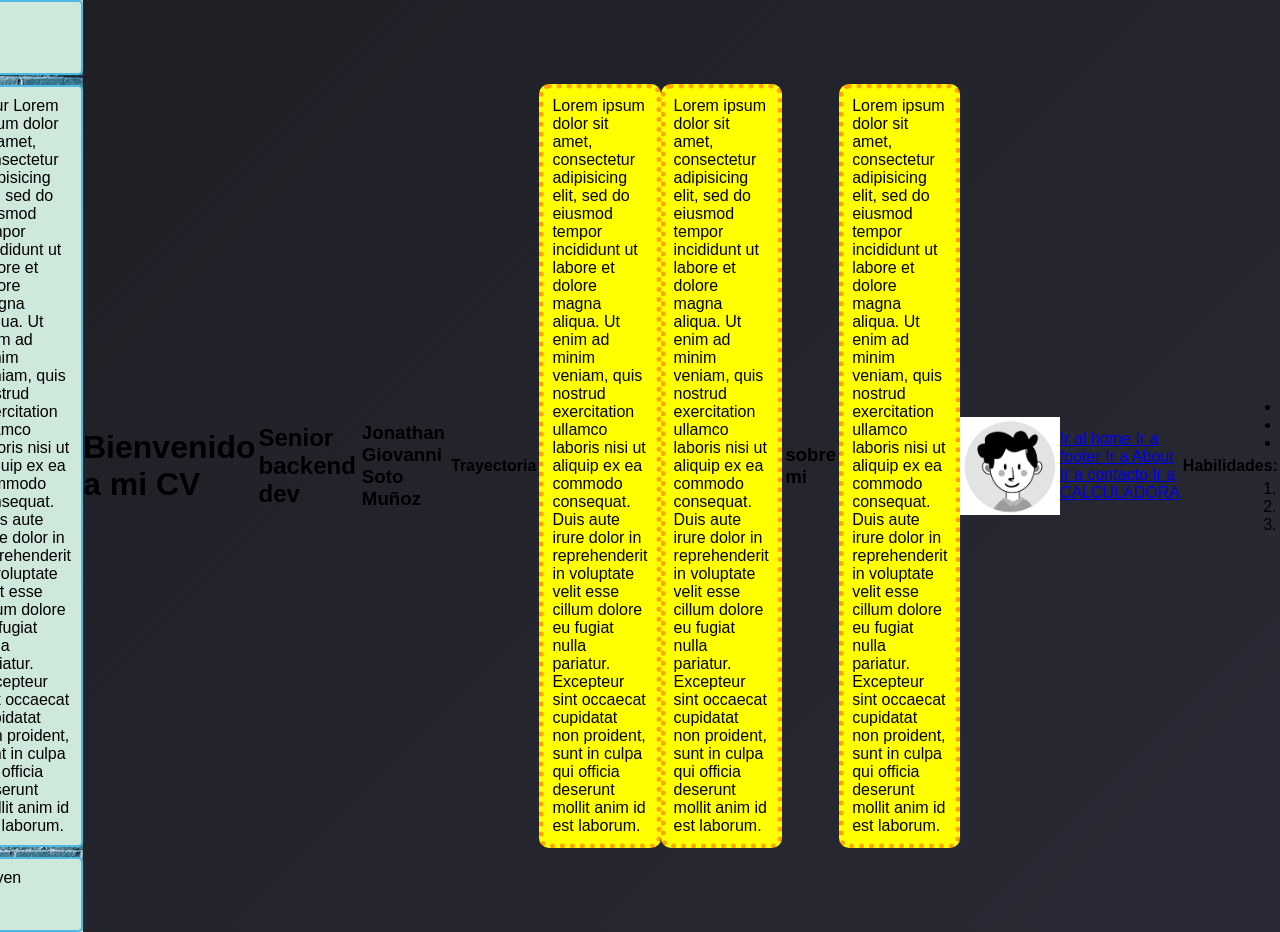
<file: index.html>
<!DOCTYPE html> <!-- convierte un html en html5 -->

<html>
	<head>
		<meta charset="utf-8">
		<meta name="viewport" content="width=device-width, initial-scale=1">
		<title>
			Hola perro
		</title>
		<link rel="stylesheet" type="text/css" href="public/css/style.css">
	</head>
	<body>

		<div class="container">

		  <div class="one">
		  	One
		  </div>
		  <div>Two</div>
		  <div>Three</div>
		  <div>Four Lorem ipsum dolor sit amet, consectetur adipisicing elit, sed do eiusmod
		  tempor incididunt ut labore et dolore magna aliqua. Ut enim ad minim veniam,
		  quis nostrud exercitation ullamco laboris nisi ut aliquip ex ea commodo
		  consequat. Duis aute irure dolor in reprehenderit in voluptate velit esse
		  cillum dolore eu fugiat nulla pariatur. Excepteur sint occaecat cupidatat non
		  proident, sunt in culpa qui officia deserunt mollit anim id est laborum.</div>
		  <div>Five</div>
		  <div>Six</div>
		  <div>Seven</div>

		</div>

		<h1 id="title">
			Bienvenido a mi CV
		</h1>

		<h2>
			Senior backend dev 
		</h2>

		<h3>
			Jonathan Giovanni Soto Muñoz
		</h3>

		<h4>
			Trayectoria
		</h4>



		<p>
			Lorem ipsum dolor sit amet, consectetur adipisicing elit, sed do eiusmod
			tempor incididunt ut labore et dolore magna aliqua. Ut enim ad minim veniam,
			quis nostrud exercitation ullamco laboris nisi ut aliquip ex ea commodo
			consequat. Duis aute irure dolor in reprehenderit in voluptate velit esse
			cillum dolore eu fugiat nulla pariatur. Excepteur sint occaecat cupidatat non
			proident, sunt in culpa qui officia deserunt mollit anim id est laborum.
		</p>

		<p>
			Lorem ipsum dolor sit amet, consectetur adipisicing elit, sed do eiusmod
			tempor incididunt ut labore et dolore magna aliqua. Ut enim ad minim veniam,
			quis nostrud exercitation ullamco laboris nisi ut aliquip ex ea commodo
			consequat. Duis aute irure dolor in reprehenderit in voluptate velit esse
			cillum dolore eu fugiat nulla pariatur. Excepteur sint occaecat cupidatat non
			proident, sunt in culpa qui officia deserunt mollit anim id est laborum.
		</p>

		<h3 class="my_parag">
			sobre mi
		</h3>

		<p class="my_parag">
			Lorem ipsum dolor sit amet, consectetur adipisicing elit, sed do eiusmod
			tempor incididunt ut labore et dolore magna aliqua. Ut enim ad minim veniam,
			quis nostrud exercitation ullamco laboris nisi ut aliquip ex ea commodo
			consequat. Duis aute irure dolor in reprehenderit in voluptate velit esse
			cillum dolore eu fugiat nulla pariatur. Excepteur sint occaecat cupidatat non
			proident, sunt in culpa qui officia deserunt mollit anim id est laborum.
		</p>

		<img width="100" src="h.png" alt="foto de perfil">

		<div id="enlaces"> 

			<a href="index.html">
				Ir al home 
			</a>

			<a href="#footer">
				Ir a footer
			</a>

			<a href="about.html">
				Ir a About 
			</a>

			<a href="contact.html">
				Ir a contacto
			</a>
			<a href="calculadora.html">
				Ir a CALCULADORA
			</a>

		</div>

		<h4>
			Habilidades:
		</h4>

		<div id="listas" >	 

			<ul>
				<li>
					PHP
				</li>
				<li>
					CSS
				</li>
				<li>
					JavaScript
				</li>
			</ul>

			<h3>
				Experiencia
			</h3>

			<ol>
				<li>
					MacDonals
				</li>
				<li>
					Docencia
				</li>
				<li>
					Albañilería
				</li>
			</ol>

		</div>

		<div id="footer">
			 
			<h3>
			 	Footer
			</h3>

		</div>

		<br><br><br><br><br><br><br><br><br><br><br><br>

	</body>
	<script>

				
		var user = 0;  

		let Nombre = "Juan";

		if (true){
			console.log("Holas")
			var nombre = "juan";
		}

		let resultado = parseInt("5")+2;


		console.log(typeof(nombre))

		console.log(nombre,Nombre)

		

		/*asdads
		asd
		asd*/
		//hola 

	</script>
	<script>
		console.log(user)
		console.log(nombre)
	</script>
</html>
</file>
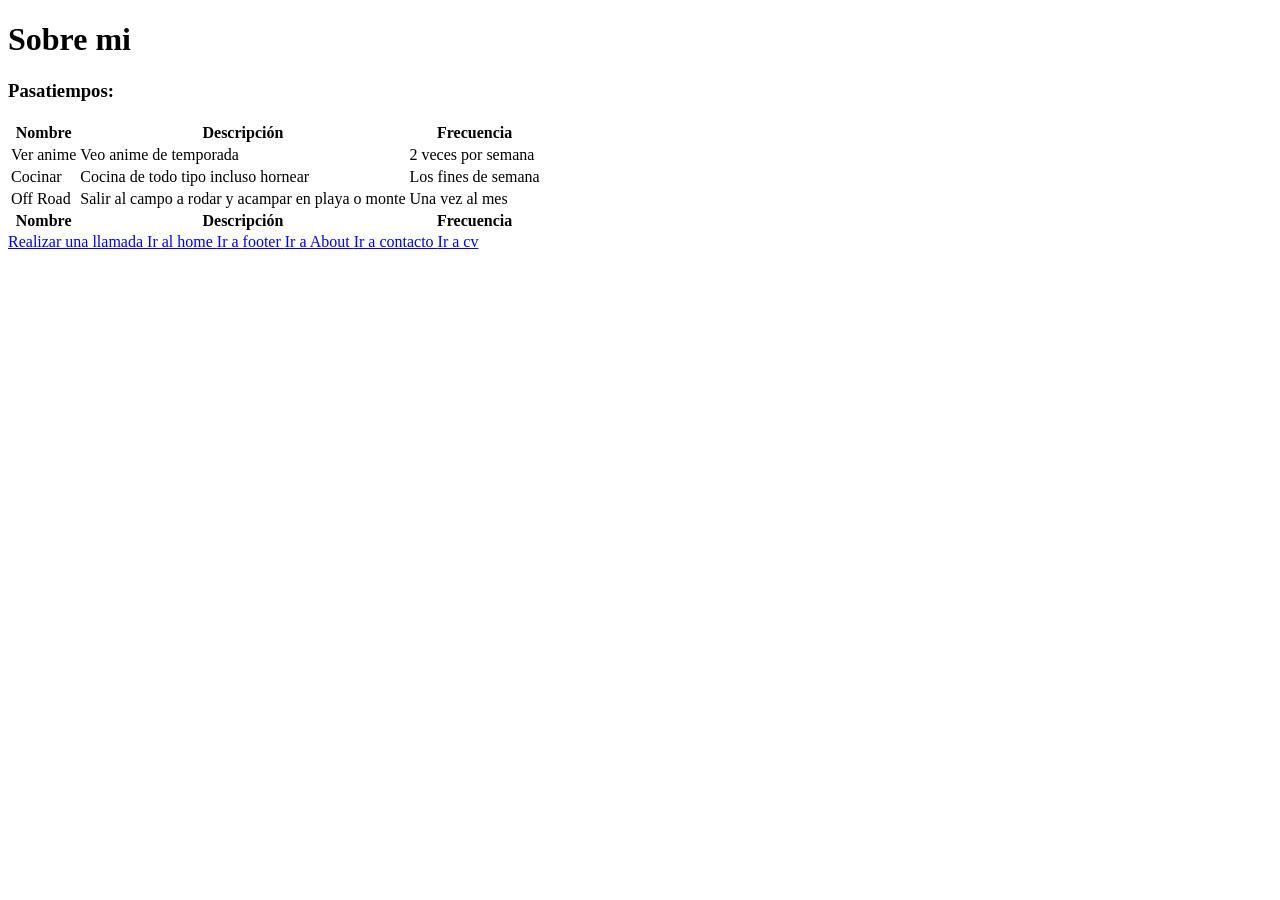
<file: about.html>
<!DOCTYPE html>
<html>
<head>
	<meta charset="utf-8">
	<meta name="viewport" content="width=device-width, initial-scale=1">
	<title>sobre mi</title>
</head>
<body>

	<h1>
		Sobre mi
	</h1>

	<div id="contenido">
		
		<h3>
			Pasatiempos:
		</h3>

		<table>
			
			<thead>
				<th>
					Nombre
				</th>
				<th>
					Descripción
				</th>
				<th>
					Frecuencia
				</th>
			</thead>

			<tbody>

				<tr> 
					<td>
						Ver anime
					</td> 
					<td>
						Veo anime de temporada  
					</td>
					<td>
						2 veces por semana
					</td>
				</tr>

				<tr>
					<td>
						Cocinar
					</td>
					<td>
						Cocina de todo tipo incluso hornear
					</td>
					<td>
						Los fines de semana
					</td>
				</tr>
				
				<tr>
					<td>
						Off Road
					</td>
					<td>
						Salir al campo a rodar y acampar en playa o monte
					</td>
					<td>
						Una vez al mes
					</td>
				</tr>

			</tbody>

			<tfoot>
				<th>
					Nombre
				</th>
				<th>
					Descripción
				</th>
				<th>
					Frecuencia
				</th>
			</tfoot>

		</table>


	</div>

	<div id="enlaces"> 

		<a href="tel:6120000000">
			Realizar una llamada
		</a>

		<a href="index.html">
			Ir al home 
		</a>

		<a href="#footer">
			Ir a footer
		</a>

		<a href="about.html">
			Ir a About 
		</a>

		<a href="contact.html">
			Ir a contacto
		</a>

		<a href="views/work.html">
			Ir a cv
		</a>

	</div>

</body>
</html>
</file>
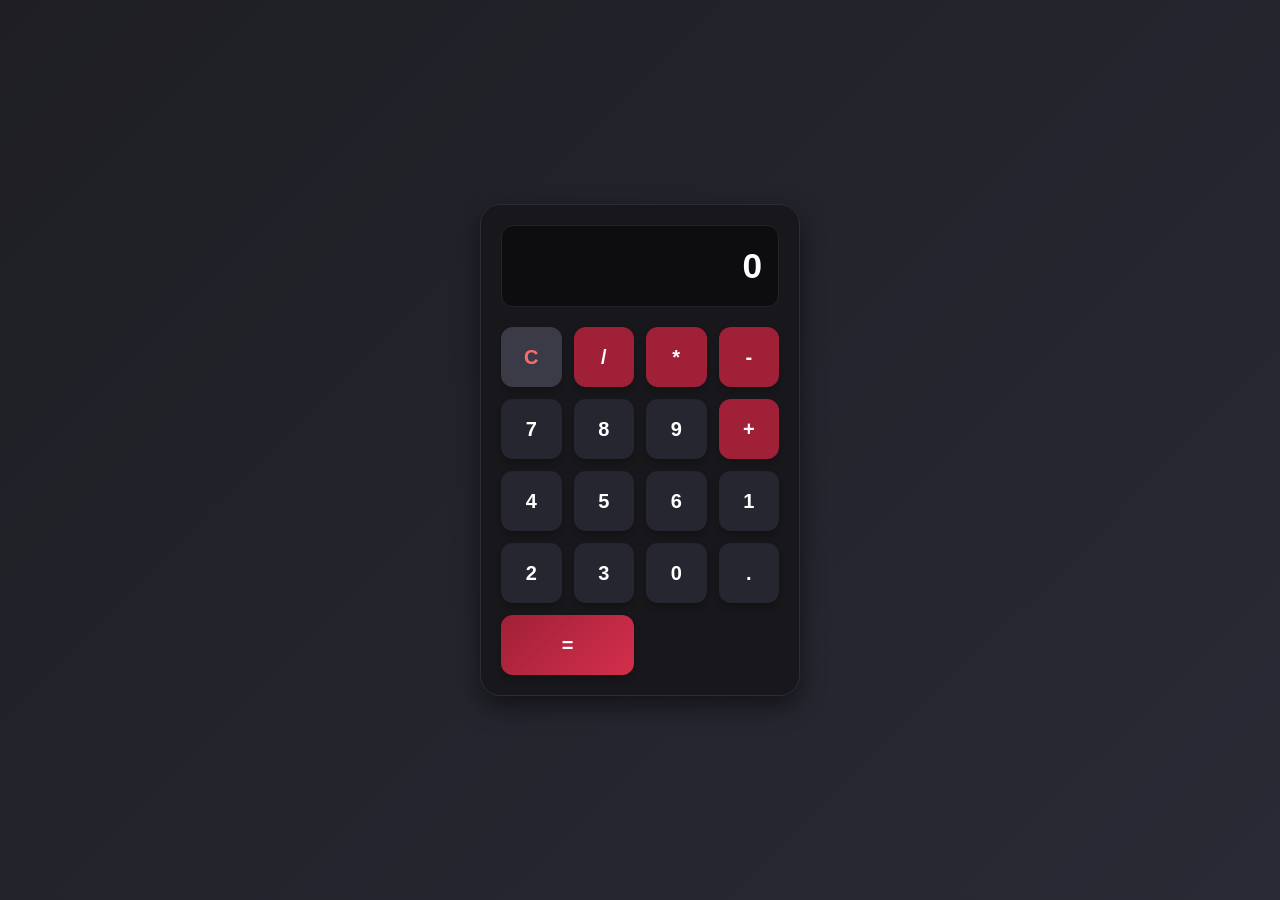
<file: calculadora.html>
<!DOCTYPE html>
<html lang="es">
<head>
    <meta charset="utf-8">
    <meta name="viewport" content="width=device-width, initial-scale=1">
    <title>Calculadora Web</title>
	<link rel="stylesheet" type="text/css" href="public/css/style.css">
</head>
<body>

    <div class="calculadora">
        
        <div class="head">
            <label id="calculadora_data">0</label>
        </div>

        <div class="body">
            <button class="btn-clear" onclick="_clear()">C</button>
            <button class="btn-op" onclick="setOperation('/')">/</button>
            <button class="btn-op" onclick="setOperation('*')">*</button>
            <button class="btn-op" onclick="setOperation('-')">-</button>

            <button onclick="addNumber(7)">7</button>
            <button onclick="addNumber(8)">8</button>
            <button onclick="addNumber(9)">9</button>
            <button class="btn-op" onclick="setOperation('+')">+</button>

            <button onclick="addNumber(4)">4</button>
            <button onclick="addNumber(5)">5</button>
            <button onclick="addNumber(6)">6</button>

            <button onclick="addNumber(1)">1</button>
            <button onclick="addNumber(2)">2</button>
            <button onclick="addNumber(3)">3</button>

            <button onclick="addNumber(0)">0</button>
            <button onclick="addDot()">.</button>
            <button class="btn-equal" onclick="setOperation('=')">=</button>
        </div>

    </div>

</body>
<script>

    var num1 = 0;
    var num2 = 0;
    var ope = "";

    function _clear() {
        let data = document.getElementById("calculadora_data");
        data.innerHTML = "0";
        num1 = 0;
        num2 = 0;
        ope = "";
    }

    function addNumber(value) {
        console.log(value);
        let data = document.getElementById("calculadora_data");

        if (data.innerHTML === "0") {
            data.innerHTML = value;
        } else {
            data.innerHTML += value;
        }
    }

    function addDot() {
        let data = document.getElementById("calculadora_data");
        if (!data.innerHTML.includes('.')) {
            data.innerHTML += '.';
        }
    }

    function setOperation(_ope) {   
        let data = document.getElementById("calculadora_data");
        let valorPantalla = parseFloat(data.innerHTML);

        if (_ope !== '=') {
            ope = _ope;
            num1 = valorPantalla;
            data.innerHTML = "0";
        } else {
            num2 = valorPantalla;
            let resultado = 0;

            if (ope === '+') {
                resultado = num1 + num2;
            } else if (ope === '-') {
                resultado = num1 - num2;
            } else if (ope === '*') {
                resultado = num1 * num2;
            } else if (ope === '/') {
                if (num2 !== 0) {
                    resultado = num1 / num2;
                } else {
                    resultado = "Error";
                }
            } else {
                resultado = valorPantalla;
            }

            data.innerHTML = resultado;
            num1 = 0;
            num2 = 0;
            ope = "";
        }
    }

</script>
</html>
</file>
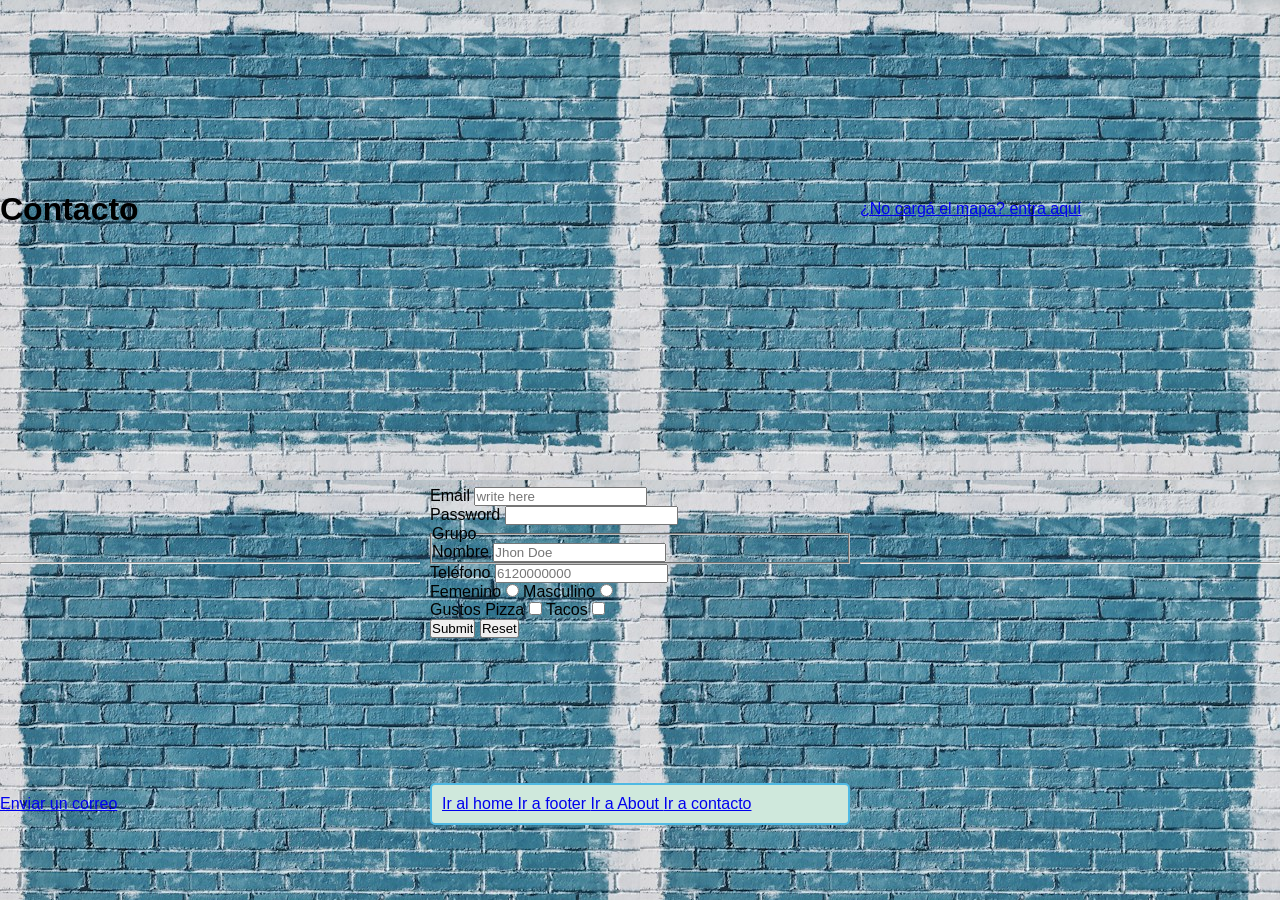
<file: contact.html>
<!DOCTYPE html>
<html>
<head>
	<meta charset="utf-8">
	<meta name="viewport" content="width=device-width, initial-scale=1">
	<title>contacto</title>
	<link rel="stylesheet" type="text/css" href="public/css/style.css">
</head>
<body class="container">

	<h1>
		Contacto
	</h1>

	<iframe src="https://www.google.com/maps/embed?pb=!1m14!1m12!1m3!1d910.4833668677732!2d-110.33278840982754!3d24.10383509349976!2m3!1f0!2f0!3f0!3m2!1i1024!2i768!4f13.1!5e0!3m2!1ses!2smx!4v1790036320054!5m2!1ses!2smx" width="400" height="300" style="border:0;" allowfullscreen="" loading="lazy" referrerpolicy="strict-origin-when-cross-origin"></iframe>

	<a href="https://www.google.com/maps" target="_blank" >
		¿No cargá el mapa? entra aquí
	</a>

 
	<hr>

	<form>

		<div>
			
			<label>Email</label>
			<input type="email" placeholder="write here">

		</div>

		<div>
			<label>Password</label>
			<input type="password" name="">
		</div>
		
		<fieldset>
			<legend>
				Grupo
			</legend>
		
			<label for="name_user">
				Nombre
			</label>
			<input type="text" name="" placeholder="Jhon Doe" name="" id="name_user">
		</fieldset>

		<div> 
		
			<label for="phone_number">
				Teléfono
			</label>
			<input type="number" name="" placeholder="6120000000" id="phone_number">

		</div>

		<div>
			
			<label>
				Femenino
			</label>
			<input type="radio" name="gender" value="F">

			<label>
				Masculino
			</label>
			<input type="radio" name="gender" value="M">
		</div>

		<div>
			<label>
				Gustos
			</label>

			<label>
				Pizza
			</label>
			<input type="checkbox" name="gustos" value="pizza">
			<label>
				Tacos
			</label>
			<input type="checkbox" name="gustos" value="tacos">
		</div>
		

		<div>
			<input type="submit" name="">
			<input type="reset" name="">
		</div>

	</form>

	<hr>
	<a href="mailto:jsoto@uabcs.mx">
		Enviar un correo
	</a>

	<div id="enlaces"> 

		<a href="index.html">
			Ir al home 
		</a>

		<a href="#footer">
			Ir a footer
		</a>

		<a href="about.html">
			Ir a About 
		</a>

		<a href="contact.html">
			Ir a contacto
		</a>

	</div>

</body>
</html>
</file>
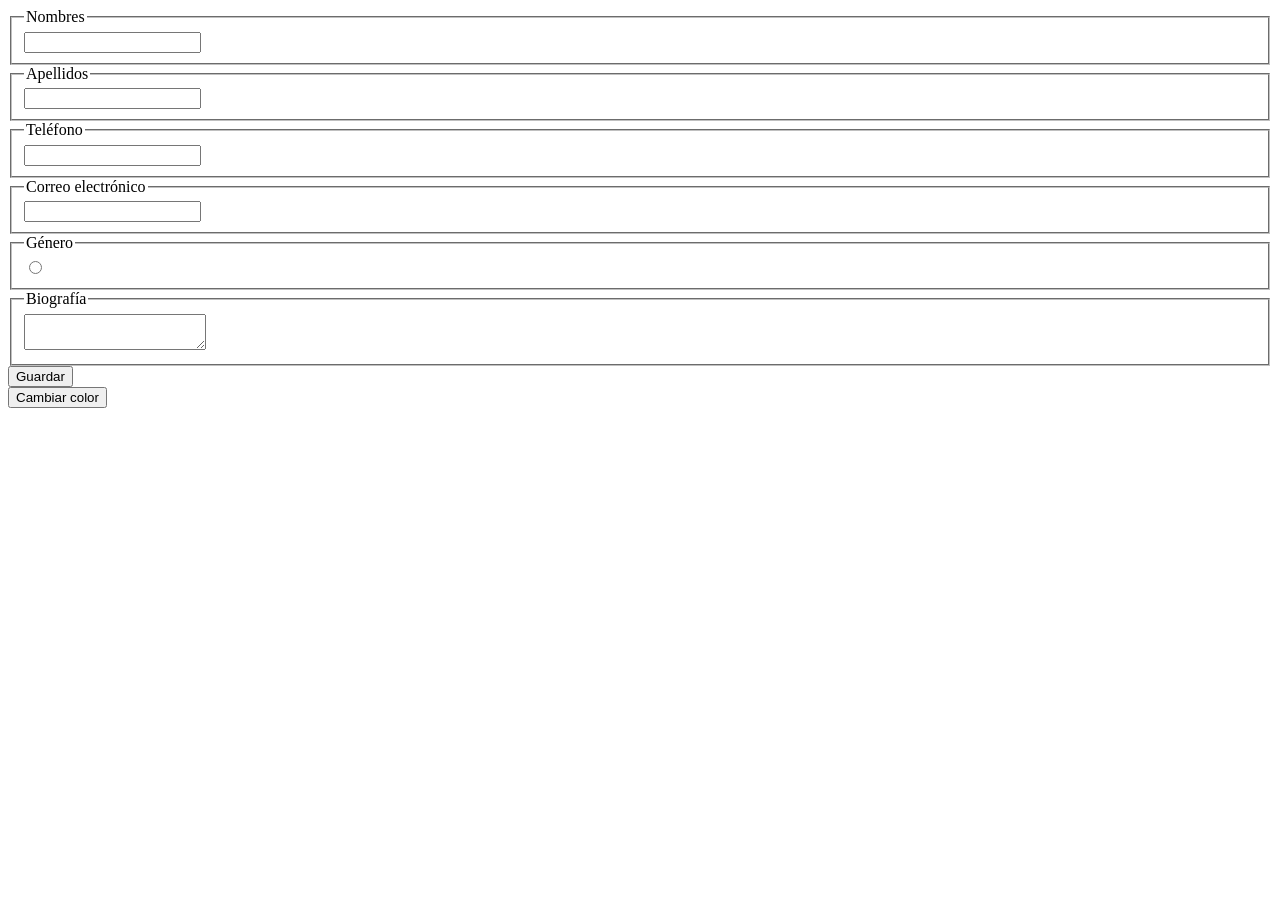
<file: eventos.html>
<!DOCTYPE html>
<html>
<head>
	<meta charset="utf-8">
	<meta name="viewport" content="width=device-width, initial-scale=1">
	<title>
		Eventos
	</title>
</head>
<body>

	<div>
		
		<form>
			<fieldset>
				<legend>Nombres</legend>
				<input type="text" name="" onkeydown="return validarletra(event)" required>
			</fieldset>

			<fieldset>
				<legend>Apellidos</legend>
				<input type="text" name="" required>
			</fieldset>

			<fieldset>
				<legend>Teléfono</legend>
				<input type="number" name="" required>
			</fieldset>

			<fieldset>
				<legend>Correo electrónico</legend>
				<input type="email" name="" required>
			</fieldset>

			<fieldset>
				<legend>Género</legend>
				<input type="radio" name="" required>
			</fieldset>

			<fieldset>
				<legend>Biografía</legend>
				<textarea required></textarea >
			</fieldset>

			<button>
				Guardar
			</button>
		</form>

	</div>

	<button onclick="cambiarColor()">
		Cambiar color
	</button>

	<script>

		function soloLetrasYnumeros(e) {
		    var tecla = e.key.toLowerCase();
		    return /^[a-zñáéíóúü\s0-9.]+$/.test(tecla);
		}

		function soloLetras(e) {
		    var tecla = e.key.toLowerCase();
		    return /^[a-zñáéíóúü\s]$/i.test(tecla);
		}

		function soloNumeros(e) {
		    var tecla = e.key.toLowerCase();
		    return /^[0-9.]$/.test(tecla);
		}

		function validarletra(e)
		{
			const numbers = [0,1,2,3,4,5,6,7,8,9]
			console.log(e.key)
			if (numbers.includes(parseInt(e.key)))	
				return false;

			return true
		}
		
		function cambiarColor()
		{
			document.body.style.backgroundColor = getRandomColor()
		}

		function getRandomColor() {
		  var letters = '0123456789ABCDEF';
		  var color = '#';
		  for (var i = 0; i < 6; i++) {
		    color += letters[Math.floor(Math.random() * 16)];
		  }
		  return color;
		}

	</script>

</body>
</html>
</file>
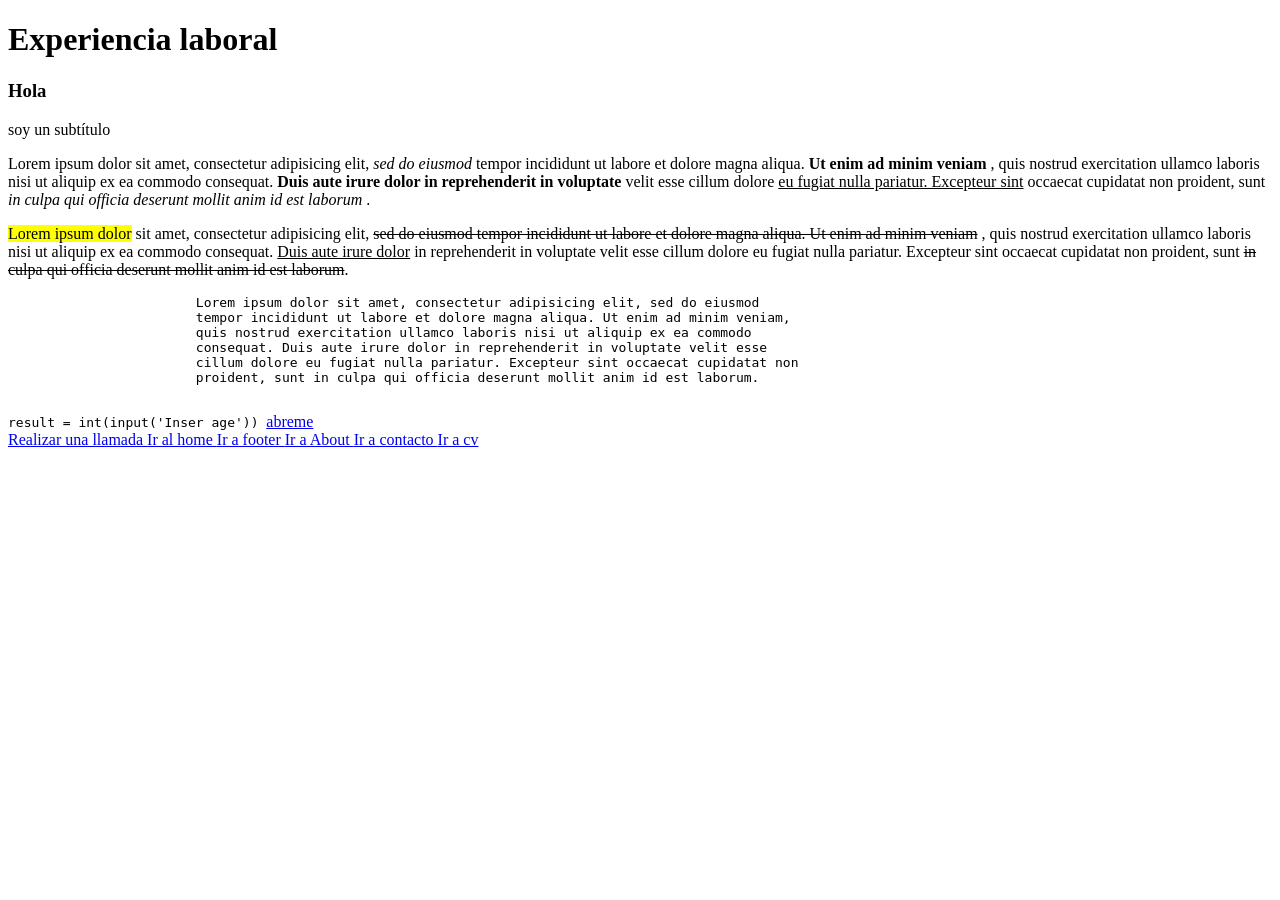
<file: views/work.html>
<!DOCTYPE html>
<html>
<head>
	<meta charset="utf-8">
	<meta name="viewport" content="width=device-width, initial-scale=1">
	<title>
		Work
	</title>
</head>
<body>
	<h1>
		Experiencia laboral
	</h1>

	<div id="content">
		
		<h3>
			Hola
		</h3>

		<label>
			soy un subtítulo
		</label>

		<p>
			<span>Lorem ipsum dolor sit amet</span>, consectetur adipisicing elit, <i>sed do eiusmod</i>
			tempor incididunt ut labore et dolore magna aliqua. <b>Ut enim ad minim veniam</b> ,
			quis nostrud exercitation ullamco laboris nisi ut aliquip ex ea commodo
			consequat. <strong>Duis aute irure dolor in reprehenderit in voluptate</strong> velit esse
			cillum dolore <ins>eu fugiat nulla pariatur. Excepteur sint</ins> occaecat cupidatat non
			proident, sunt <em>in culpa qui officia deserunt mollit anim id est laborum</em> .
		</p>

		<p>
			<mark>Lorem ipsum dolor</mark> sit amet, consectetur adipisicing elit, <s>sed do eiusmod
			tempor incididunt ut labore et dolore magna aliqua. Ut enim ad minim veniam</s> ,
			quis nostrud exercitation ullamco laboris nisi ut aliquip ex ea commodo
			consequat. <u>Duis aute irure dolor</u> in reprehenderit in voluptate velit esse
			cillum dolore eu fugiat nulla pariatur. Excepteur sint occaecat cupidatat non
			proident, sunt <del>in culpa qui officia deserunt mollit anim id est laborum</del>.
		</p>

		<pre>
			Lorem ipsum dolor sit amet, consectetur adipisicing elit, sed do eiusmod
			tempor incididunt ut labore et dolore magna aliqua. Ut enim ad minim veniam,
			quis nostrud exercitation ullamco laboris nisi ut aliquip ex ea commodo
			consequat. Duis aute irure dolor in reprehenderit in voluptate velit esse
			cillum dolore eu fugiat nulla pariatur. Excepteur sint occaecat cupidatat non
			proident, sunt in culpa qui officia deserunt mollit anim id est laborum.
		</pre>

		<code>
			
			result = int(input('Inser age'))

		</code>

		<a href="../h.png" download="">
			abreme
		</a>

	</div>

	<div id="enlaces"> 

		<a href="tel:6120000000">
			Realizar una llamada
		</a>

		<a href="../index.html">
			Ir al home 
		</a>

		<a href="#footer">
			Ir a footer
		</a>

		<a href="../about.html">
			Ir a About 
		</a>

		<a href="../contact.html">
			Ir a contacto
		</a>

		<a href="work.html">
			Ir a cv
		</a>

	</div>

</body>
</html>
</file>
<file: public/css/style.css>
p{
	background-color: yellow;
	border: 5px dotted orange;
	border-radius: 10px;
	padding: 8px;
}

.container > div {
  border-radius: 5px;
  padding: 10px;
  background-color: rgb(207 232 220);
  border: 2px solid rgb(79 185 227);
}

.one{

	grid-column: 1 / 4;
	grid-row: 1;
}

.container{

	display: grid;
	grid-template-columns: repeat(3, 1fr);;
	/*grid-template-rows: 100px;*/
	grid-auto-rows: minmax(75px, auto);
	gap: 10px;

}

h2, h3, h4{
	margin: 3px;
}

.my_parag{
	position: sticky;
	top: 30px;
}

.my_parag:hover{
	background-color: red;
	color:white;
}

ul{
	background-color: green;

}

ul li:first-child{
	background-color: cyan;

}

ol li:last-child{
	background-color: #B8F5BA;
}

#title{

}


.container{

	background-image: url('../img/wall_backbroudn.jpg');
	background-repeat: repeat;
	/*background-position: center;*/
}



* {
    box-sizing: border-box;
    margin: 0;
    padding: 0;
    font-family: 'Segoe UI', Tahoma, Geneva, Verdana, sans-serif;
}

body {
    background: linear-gradient(135deg, #1e1e24, #2a2a36);
    min-height: 100vh;
    display: flex;
    justify-content: center;
    align-items: center;
}

.calculadora {
    width: 320px;
    background-color: #18181c;
    border-radius: 20px;
    padding: 20px;
    box-shadow: 0px 10px 25px rgba(0, 0, 0, 0.5);
    border: 1px solid #2d2d35;
}

.head {
    background-color: #0d0d10;
    border-radius: 12px;
    padding: 20px 15px;
    margin-bottom: 20px;
    text-align: right;
    overflow-x: auto;
    border: 1px solid #23232a;
}

#calculadora_data {
    color: #ffffff;
    font-size: 2.2rem;
    font-weight: 600;
    letter-spacing: 1px;
    word-wrap: break-word;
}

.body {
    display: grid;
    grid-template-columns: repeat(4, 1fr);
    gap: 12px;
}

button {
    height: 60px;
    border: none;
    border-radius: 12px;
    font-size: 1.25rem;
    font-weight: 600;
    color: #ffffff;
    background-color: #262630;
    cursor: pointer;
    transition: all 0.15s ease-in-out;
    box-shadow: 0 4px 6px rgba(0, 0, 0, 0.2);
}

button:hover {
    background-color: #32323f;
    transform: translateY(-2px);
}

button:active {
    transform: translateY(1px);
    box-shadow: none;
}

button.btn-op {
    background-color: #a02137;
    color: #ffffff;
}

button.btn-op:hover {
    background-color: #b82841;
}

button.btn-clear {
    background-color: #3b3b48;
    color: #ff6b6b;
}

button.btn-clear:hover {
    background-color: #484858;
}

button.btn-equal {
    grid-column: span 2;
    background: linear-gradient(135deg, #a02137, #d42e4c);
    color: #ffffff;
}

button.btn-equal:hover {
    background: linear-gradient(135deg, #b82841, #e63555);
}
</file>
